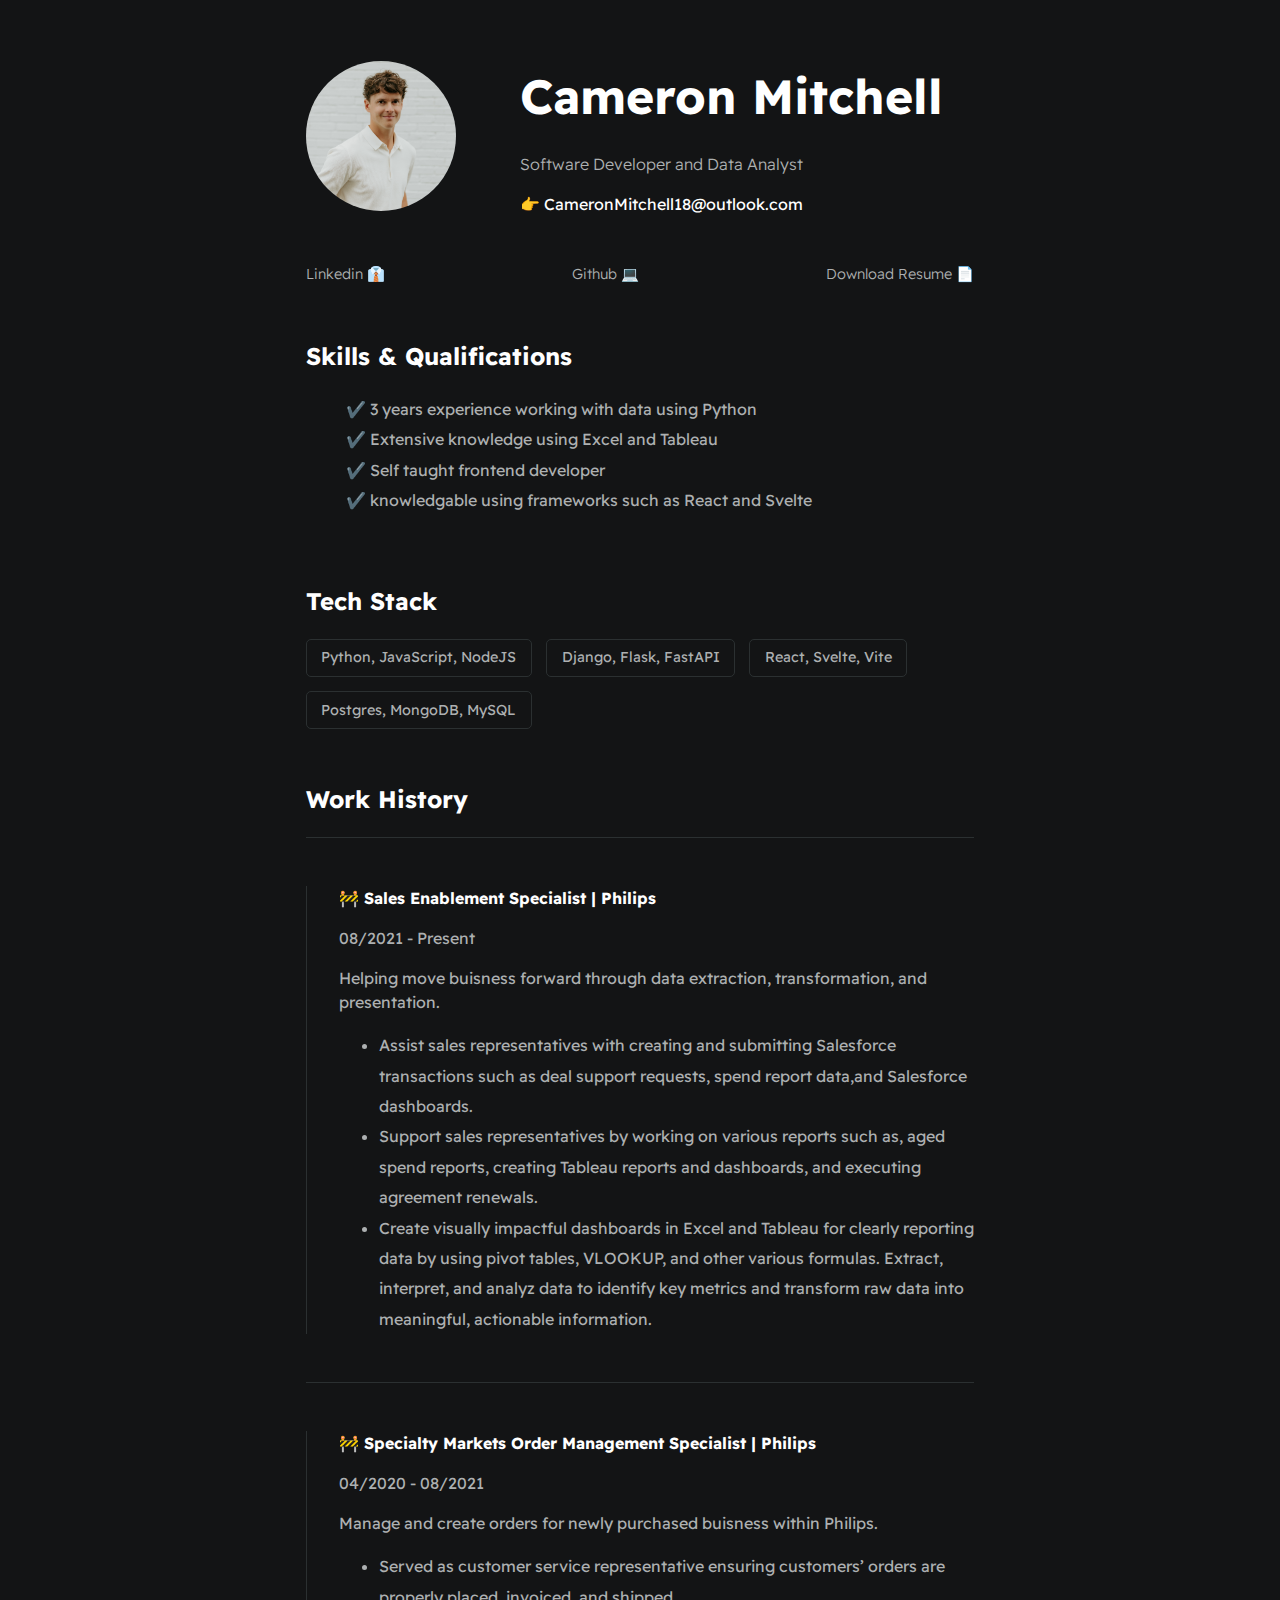
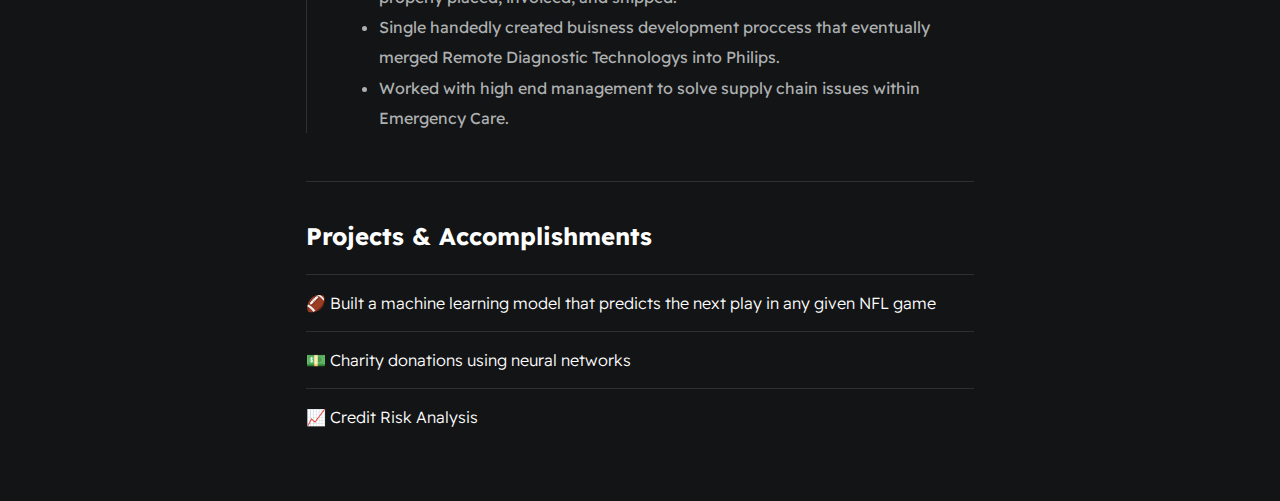
<file: index.html>
<!DOCTYPE html>
<html lang="en">
<head>
    <meta charset="UTF-8">
    <meta http-equiv="X-UA-Compatible" content="IE=edge">
    <meta name="viewport" content="width=device-width, initial-scale=1.0">
    <link rel="stylesheet" href="./styles/main.css">
    <title>Cam Mitchell</title>
</head>
<body>
    <div id="container--main">
        <section id="wrapper--hero" class="section--page">
            <img id="profile-pic" src="./assests/images/prof_Pic.png"/ width="200" height="300">

            <div>
                <h1 id="user-name">Cameron Mitchell</h1>
                <p id="bio">Software Developer and Data Analyst</p>
                <p id="email">👉 CameronMitchell18@outlook.com</p>
            </div>
        </section>

        <section class="section--page">
            <div id="socials--list">
                <a href="https://www.linkedin.com/in/cameron-mitchell18/" target="_blank">Linkedin &#128084</a> 
                <a href="https://github.com/cameronmitchell18" target="_blank">Github &#128187</a> 
                <a href="./assests/Cameron_Mitchell_Resume.pdf" target="_blank">Download Resume &#128196;</a> 
            </div>
        </section>
        
        <section class="section--page">
            <h2>Skills & Qualifications</h2>
            <ul id="qualifications--list">
                <li>✔️ 3 years experience working with data using Python</li>
                <li>✔️ Extensive knowledge using Excel and Tableau</li>
                <li>✔️ Self taught frontend developer </li>
                <li>✔️ knowledgable using frameworks such as React and Svelte </li>
            </ul>
        </section>
        <section class="section--page">
            <h2>Tech Stack</h2>

            <div id="wrapper--techstack__items">
                <div class="card--techstack"><span>Python, JavaScript, NodeJS</span></div>
                <div class="card--techstack"><span>Django, Flask, FastAPI</span></div>
                <div class="card--techstack"><span>React, Svelte, Vite</span></div>
                <div class="card--techstack"><span>Postgres, MongoDB, MySQL</span></div>
            </div>
        </section>
        <section id="work-history-wrapper" class="section--page">

            <h2>Work History</h2>

            <div class="line-break"></div>

            <div class="card--work-history">
                <strong>🚧 Sales Enablement Specialist | Philips</strong>
                <p>08/2021 - Present</p>
                <p>Helping move buisness forward through data extraction, transformation, and presentation.</p>
                <ul>
                    <li>Assist sales representatives with creating and submitting Salesforce transactions such as deal
                        support requests, spend report data,and Salesforce dashboards.</li>
                    <li>Support sales representatives by working on various reports such as, aged spend reports, creating
                        Tableau reports and dashboards, and executing agreement renewals.</li>
                    <li>Create visually impactful dashboards in Excel and Tableau for clearly reporting data by using pivot tables,
                        VLOOKUP, and other various formulas. Extract, interpret, and analyz data to identify key metrics and transform raw
                        data into meaningful, actionable information.</li>
                </ul>
            </div>

            <div class="line-break"></div>

            <div class="card--work-history">
                <strong>🚧 Specialty Markets Order Management Specialist | Philips</strong>
                <p>04/2020 - 08/2021</p>
                <p>Manage and create orders for newly purchased buisness within Philips.</p>
                <ul>
                    <li>Served as customer service representative ensuring customers’ orders are properly placed, invoiced,
                        and shipped.</li>
                    <li>Single handedly created buisness development proccess that eventually merged Remote Diagnostic Technologys into Philips.</li>
                    <li>Worked with high end management to solve supply chain issues within Emergency Care.</li>
                </ul>
            </div>

            <div class="line-break"></div>

            <section class="section--page">
                <h2>Projects & Accomplishments</h2>

                <div class="card--project">
                    <a href="project1.html"><span>&#127944 </span>Built a machine learning model that predicts the next play in any given NFL game</a>
                </div>

                <div class="card--project">
                    <a href="project1.html" ><span>&#128181 </span>Charity donations using neural networks</a>
                </div>

                <div class="card--project">
                    <a href="project1.html" ><span>&#128200 </span>Credit Risk Analysis</a>
                </div>

            </section>
    </div>
    
</body>
</html>
</file>
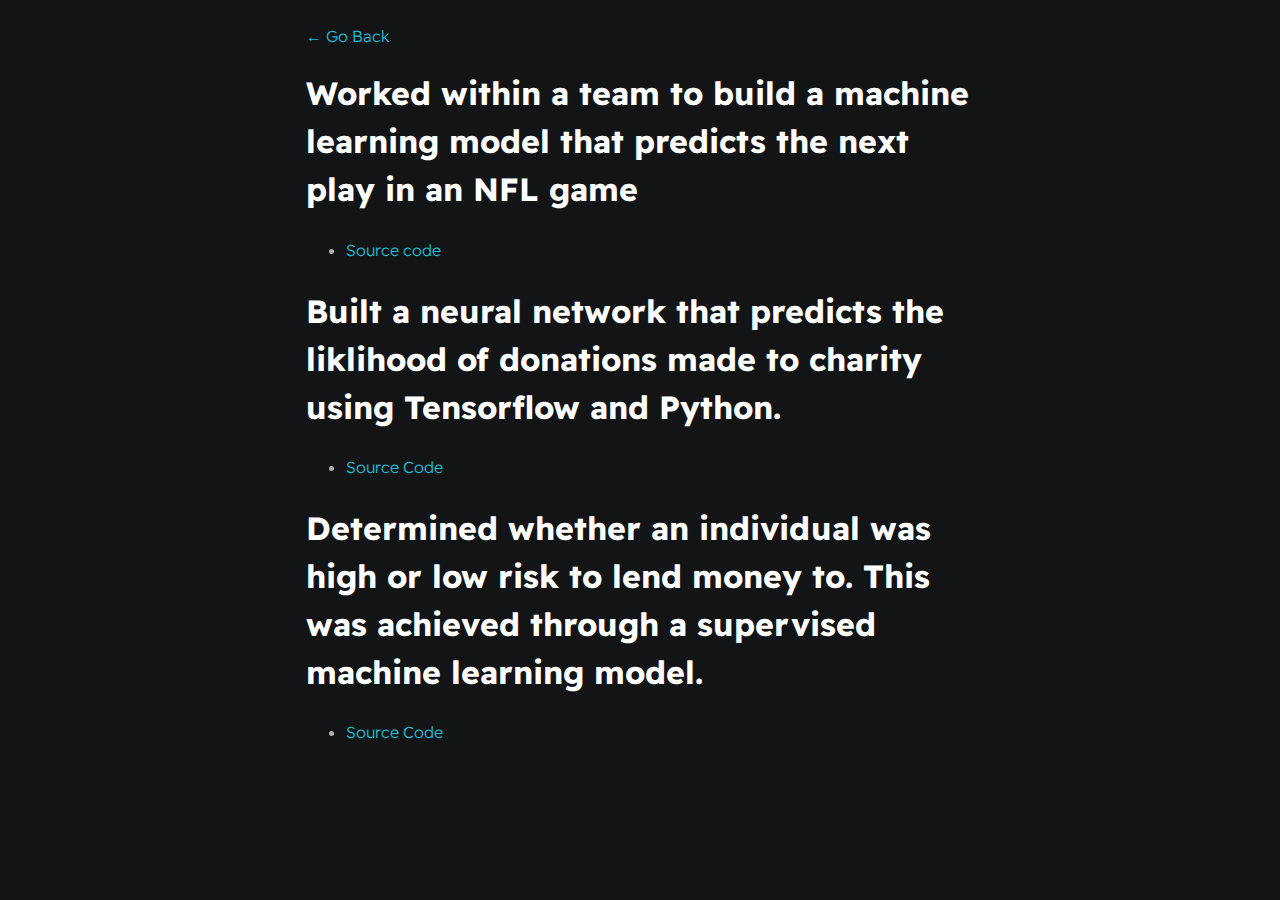
<file: project1.html>
<!DOCTYPE html>
<html lang="en">
<head>
    <meta charset="UTF-8">
    <meta http-equiv="X-UA-Compatible" content="IE=edge">
    <meta name="description" content="">
    <meta name="viewport" content="width=device-width, initial-scale=1">
    <link rel="stylesheet" href="./styles/main.css">
    <title>Cameron Mitchell</title>
    
</head>
<body>
    <div id="container--main">
        <a href="index.html">&#x2190; Go Back</a>
        <h1>Worked within a team to build a machine learning model that predicts the next play in an NFL game</h1>

        <ul>
            <li><a href="https://github.com/rudyk30/Football_Play_Decisions/blob/main/Play_Predictor.ipynb" target="_blank">Source code</a></li>
        </ul>


        <h1>Built a neural network that predicts the liklihood of donations made to charity using Tensorflow and Python.</h1>



        <ul>
            <li><a href="https://github.com/cameronmitchell18/Neural_Network_Charity_Analysis" target="_blank">Source Code</a></li>
        </ul>

        <h1>Determined whether an individual was high or low risk to lend money to. This was achieved through a supervised machine learning model.</h1>

        <ul>
            <li><a href="https://github.com/cameronmitchell18/Credit_Risk_Analysis" target="_blank">Source Code</a></li>
        </ul>



    </div>
    
</body>
</html>
</file>
<file: styles/main.css>
/* Things to do: 
  - Change each link color to corresponding website
  - Find emojis or logos for next to the links*/

@import url("https://fonts.googleapis.com/css2?family=Readex+Pro:wght@300;400;500;600;700&display=swap");

:root {
  --mainTextColor-light: #000;
  --secondaryTextColor-light: rgb(51 51 51);
  --mainLinkColor-light: #0da2b8;
  --mainBorderColor-light: rgb(218, 218, 218);
  --mainBgColor-light: rgb(249, 250, 251);

  --mainTextColor-dark: #fff;
  --secondaryTextColor-dark: #adb0b1;
  --mainLinkColor-dark: rgb(30, 190, 214);
  --mainBorderColor-dark: #2b3031;
  --mainBgColor-dark: #131415;

  --mainTextColor: var(--mainTextColor-dark);
  --secondaryTextColor: var(--secondaryTextColor-dark);
  --mainLinkColor: var(--mainLinkColor-dark);
  --mainBorderColor: var(--mainBorderColor-dark);
  --mainBgColor: var(--mainBgColor-dark);
}

* {
  font-family: "Readex Pro";
  line-height: 1.5em;
  box-sizing: border-box;
  color: var(--mainTextColor);
}

body {
  background-color: var(--mainBgColor);
}

p,
span,
li {
  color: var(--secondaryTextColor);
  font-size: 1em;
}

a {
  text-decoration: none;
  color: var(--mainLinkColor);
  font-weight: 500;
}

li {
  line-height: 1.9;
}

#container--main {
  max-width: 700px;
  margin: 0 auto;
  padding: 1em;
}

.section--page {
  padding-top: 1em;
  padding-bottom: 1em;
}

#wrapper--hero {
  display: flex;
  align-items: center;
  gap: 4em;
}

#bio,
a {
  font-weight: 300;
}

#user-name {
  font-size: 48px;
  line-height: 1em;
}

#profile-pic {
  width: 150px;
  height: 150px;
  object-fit: cover;
  border-radius: 50%;
}

#email {
  color: var(--mainTextColor-dark);
}

#socials--list {
  display: flex;
  justify-content: space-between;
  column-gap: 1em;
  flex-wrap: wrap;
}

#socials--list a {
  font-weight: 300;
  color: var(--secondaryTextColor);
  font-size: 0.9em;
  transition: 0.3s;
}

#socials--list a:hover {
  font-weight: 100;
  color: var(--mainLinkColor);
  font-size: 0.9em;
}

#qualifications--list {
  list-style: none;
}

#wrapper--techstack__items {
  display: flex;
  flex-wrap: wrap;
  gap: 1em;
  font-size: 0.9em;
}

.card--techstack {
  border: 1px solid var(--mainBorderColor);
  border-radius: 5px;
  padding: 0.5em 1em;
  align-items: center;
}

.card--project {
  padding-top: 1em;
  padding-bottom: 1em;
  border-top: 1px solid var(--mainBorderColor);
}

.card--project a {
  color: var(--mainTextColor);

  transition: 0.3s;
}

.card--project a:hover {
  color: rgb(30, 190, 214);
}

.card--work-history {
  border-left: 1px solid var(--mainBorderColor);
  margin-top: 3em;
  margin-bottom: 3em;
  padding-left: 2em;
}

.line-break {
  background-color: var(--mainBorderColor);
  height: 1px;
}

@media (max-width: 600px) {
  .section--page {
    padding-top: 1em;
    padding-bottom: 1em;
  }

  #wrapper--hero {
    display: flex;
    align-items: center;
    gap: 1em;
  }

  #profile-pic {
    width: 200px;
    height: 200px;
  }

  #wrapper--hero {
    flex-direction: column;
  }

  .card--work-history {
    border-left: none;
    padding-left: 0;
  }
}
</file>
